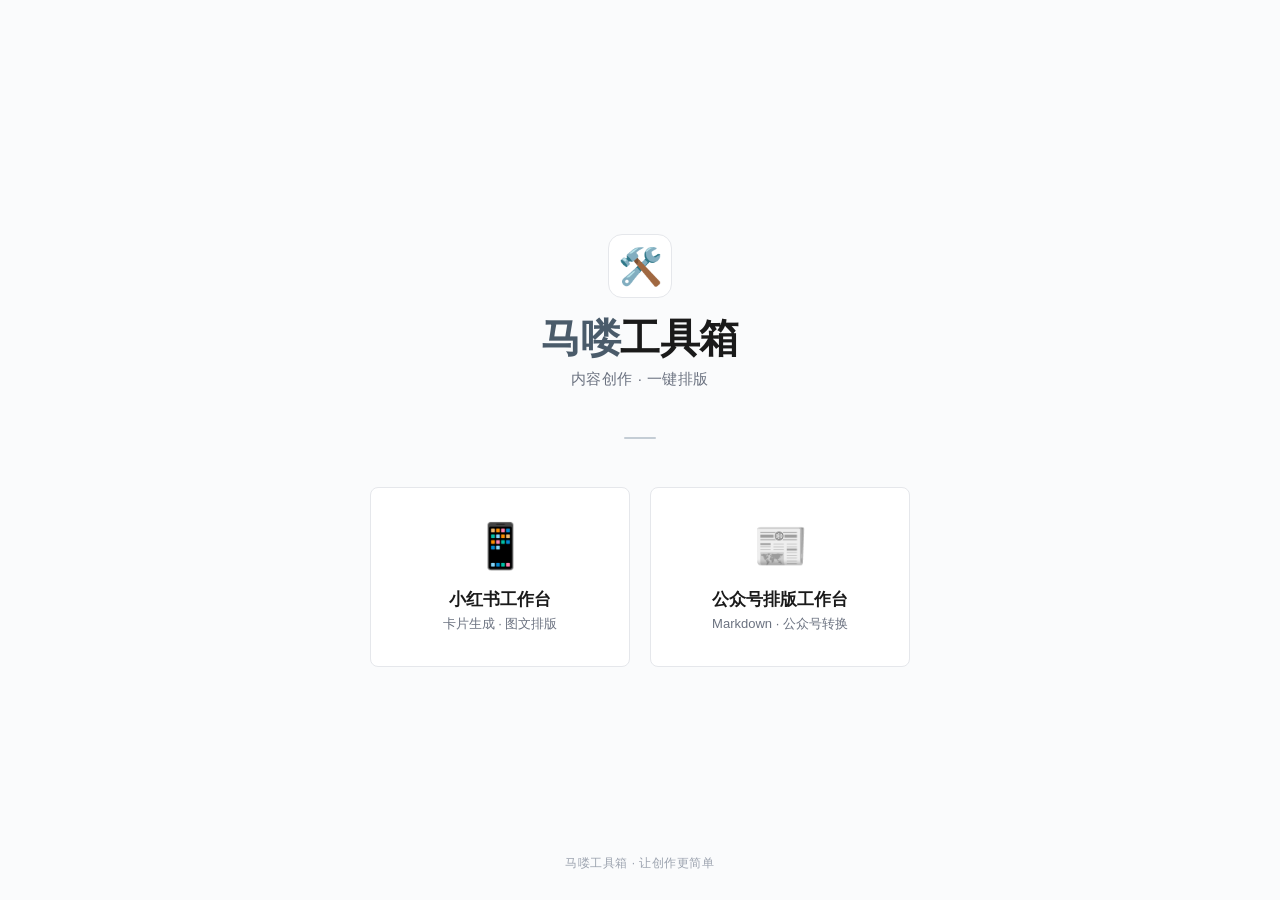
<file: index.html>
<!DOCTYPE html>
<html lang="zh-CN">
<head>
<meta charset="UTF-8">
<meta name="viewport" content="width=device-width, initial-scale=1.0">
<title>马喽工具箱</title>

<link rel="stylesheet" href="common.css">
<style>
*, *::before, *::after { box-sizing: border-box; margin: 0; padding: 0; }

body {
  font-family: "Inter", -apple-system, BlinkMacSystemFont, "PingFang SC", "Microsoft YaHei", "Noto Sans SC", sans-serif;
  background: var(--c-bg);
  color: var(--c-text);
  height: 100vh;
  overflow: hidden;
  display: flex;
  flex-direction: column;
  align-items: center;
  justify-content: center;
  position: relative;
}

/* ── 内容容器 ── */
.container {
  text-align: center;
  z-index: 1;
  animation: fadeUp 0.6s cubic-bezier(0.4, 0, 0.2, 1);
}

@keyframes fadeUp {
  from { opacity: 0; transform: translateY(16px); }
  to   { opacity: 1; transform: translateY(0); }
}

/* ── 标题区 ── */
.logo-deco {
  font-size: 36px;
  margin-bottom: 16px;
  display: inline-block;
  width: 64px; height: 64px; line-height: 64px;
  background: var(--c-surface);
  border: 1px solid var(--c-border);
  border-radius: 14px;
  text-align: center;
}

.main-title {
  font-size: 40px;
  font-weight: 700;
  color: var(--c-text);
  letter-spacing: -0.5px;
  line-height: 1.2;
  margin-bottom: 8px;
}
.main-title .accent {
  color: var(--c-accent);
}
.subtitle {
  font-size: 15px;
  color: var(--c-text-secondary);
  letter-spacing: 0.5px;
  margin-bottom: 48px;
  font-weight: 400;
}
.divider {
  width: 32px;
  height: 2px;
  background: var(--c-border-hover);
  margin: 0 auto 48px;
  border-radius: 1px;
}

/* ── 工具卡片 ── */
.cards {
  display: flex;
  gap: 20px;
  justify-content: center;
  flex-wrap: wrap;
}

.card {
  display: flex;
  flex-direction: column;
  align-items: center;
  justify-content: center;
  width: 260px;
  height: 180px;
  background: var(--c-surface);
  border: 1px solid var(--c-border);
  border-radius: var(--radius-md);
  text-decoration: none;
  color: var(--c-text);
  transition: all var(--transition);
  cursor: pointer;
  position: relative;
  overflow: hidden;
}

.card::before {
  content: '';
  position: absolute;
  top: 0; left: 12px; right: 12px;
  height: 3px;
  border-radius: 0 0 2px 2px;
  transition: all var(--transition);
  opacity: 0;
}

.card-xhs::before { background: var(--c-red); }
.card-wechat::before { background: var(--c-accent); }

.card:hover {
  transform: translateY(-4px);
  border-color: var(--c-border-hover);
  box-shadow: var(--shadow-md);
}

.card:hover::before {
  opacity: 1;
}

.card:active {
  transform: translateY(-1px);
}

.card-icon {
  font-size: 44px;
  margin-bottom: 16px;
  transition: transform var(--transition);
}

.card:hover .card-icon {
  transform: scale(1.06);
}

.card-title {
  font-size: 17px;
  font-weight: 600;
  letter-spacing: 0;
  margin-bottom: 4px;
  color: var(--c-text);
}

.card-desc {
  font-size: 13px;
  color: var(--c-text-secondary);
  letter-spacing: 0;
  font-weight: 400;
}

/* ── 页脚 ── */
.footer {
  position: absolute;
  bottom: 28px;
  font-size: 12px;
  color: var(--c-text-tertiary);
  letter-spacing: 0.5px;
  z-index: 1;
}

/* ── 响应式 ── */
@media (max-width: 600px) {
  .main-title { font-size: 28px; letter-spacing: 0; }
  .subtitle { font-size: 14px; margin-bottom: 36px; }
  .divider { margin-bottom: 36px; }
  .cards { gap: 14px; }
  .card { width: 200px; height: 150px; }
  .card-icon { font-size: 36px; margin-bottom: 12px; }
  .card-title { font-size: 15px; }
  .card-desc { font-size: 12px; }
  .logo-deco { font-size: 28px; width: 52px; height: 52px; line-height: 52px; }
}
</style>
</head>
<body>

  <!-- 内容 -->
  <div class="container">
    <div class="logo-deco">🛠️</div>
    <h1 class="main-title">
      <span class="accent">马喽</span>工具箱
    </h1>
    <p class="subtitle">内容创作 · 一键排版</p>
    <div class="divider"></div>

    <div class="cards">
      <a href="xhs.html" class="card card-xhs">
        <div class="card-icon">📱</div>
        <div class="card-title">小红书工作台</div>
        <div class="card-desc">卡片生成 · 图文排版</div>
      </a>
      <a href="wechat.html" class="card card-wechat">
        <div class="card-icon">📰</div>
        <div class="card-title">公众号排版工作台</div>
        <div class="card-desc">Markdown · 公众号转换</div>
      </a>
    </div>
  </div>

  <div class="footer">马喽工具箱 · 让创作更简单</div>

</body>
</html>
</file>
<file: common.css>
/* ═══════════════════════════════════════════
   马喽工具箱 · 共享样式
   ═══════════════════════════════════════════ */

/* ── 设计变量 ── */
:root {
  --c-bg: #fafbfc;
  --c-surface: #ffffff;
  --c-border: #e5e7eb;
  --c-border-hover: #c4cdd5;
  --c-text: #1a1a1a;
  --c-text-secondary: #6b7280;
  --c-text-tertiary: #9ca3af;
  --c-accent: #4a5b6a;
  --c-accent-hover: #3a4a58;
  --c-red: #c44e4a;
  --radius-sm: 6px;
  --radius-md: 8px;
  --shadow-sm: 0 1px 2px rgba(0,0,0,0.04);
  --shadow-md: 0 4px 16px rgba(0,0,0,0.08);
  --transition: 0.2s cubic-bezier(0.4, 0, 0.2, 1);
}

/* ── 基础 ── */
body {
  font-family: "Inter", -apple-system, BlinkMacSystemFont, "PingFang SC", "Microsoft YaHei", "Noto Sans SC", sans-serif;
  background: var(--c-bg);
  color: var(--c-text);
  padding: 16px 20px;
  height: 100vh;
  overflow: hidden;
}

/* ── 顶栏 ── */
.topbar {
  max-width: 1400px;
  margin: 0 auto 14px;
  display: flex;
  align-items: center;
  gap: 14px;
}
.topbar-left {
  display: flex;
  align-items: center;
  gap: 8px;
}
.btn-mode {
  padding: 5px 12px;
  font-size: 12px;
  border: 1px solid var(--c-border);
  border-radius: var(--radius-sm);
  background: var(--c-surface);
  color: var(--c-text-secondary);
  cursor: pointer;
  font-family: inherit;
  transition: all var(--transition);
  white-space: nowrap;
  text-decoration: none;
  display: inline-flex;
  align-items: center;
  gap: 5px;
}
.btn-mode:hover {
  background: #f7f8f9;
  border-color: var(--c-border-hover);
  color: var(--c-text);
}
.topbar-title {
  font-size: 15px;
  color: var(--c-text);
  font-weight: 600;
}
.topbar-status {
  font-size: 11px;
  color: var(--c-accent);
  background: #f0f3f5;
  padding: 2px 8px;
  border-radius: 3px;
  font-weight: 500;
}

/* ── 工具栏 ── */
.toolbar {
  max-width: 1400px;
  margin: 0 auto 12px;
  display: flex;
  gap: 8px;
  align-items: center;
  flex-wrap: wrap;
}
.toolbar label {
  font-size: 12px;
  color: var(--c-text-secondary);
  white-space: nowrap;
  font-weight: 500;
}
.toolbar input[type="text"] {
  padding: 6px 10px;
  font-size: 13px;
  border: 1px solid var(--c-border);
  border-radius: var(--radius-sm);
  background: var(--c-surface);
  font-family: inherit;
  outline: none;
  transition: border-color var(--transition);
}
.toolbar input[type="text"]:focus {
  border-color: var(--c-accent);
}
.toolbar input[type="text"]::placeholder {
  color: var(--c-text-tertiary);
}

/* ── 按钮 ── */
.btn {
  padding: 6px 14px;
  font-size: 13px;
  border: 1px solid var(--c-border);
  border-radius: var(--radius-sm);
  cursor: pointer;
  font-family: inherit;
  transition: all var(--transition);
  white-space: nowrap;
  background: var(--c-surface);
  color: var(--c-text-secondary);
  font-weight: 500;
}
.btn:hover {
  background: #f7f8f9;
  border-color: var(--c-border-hover);
  color: var(--c-text);
}

.btn-primary {
  background: var(--c-accent);
  color: #fff;
  border-color: var(--c-accent);
}
.btn-primary:hover {
  background: var(--c-accent-hover);
  border-color: var(--c-accent-hover);
  color: #fff;
}

.btn-secondary {
  background: var(--c-text-secondary);
  color: #fff;
  border-color: var(--c-text-secondary);
}
.btn-secondary:hover {
  background: #515e6b;
  border-color: #515e6b;
  color: #fff;
}

.btn-copy {
  background: #3d7a5a;
  color: #fff;
  border-color: #3d7a5a;
}
.btn-copy:hover {
  background: #2f6046;
  border-color: #2f6046;
  color: #fff;
}
.btn-copy.copied {
  background: #2a5540;
  border-color: #2a5540;
}

.btn-reset {
  background: transparent;
  color: var(--c-text-tertiary);
  border-color: var(--c-border);
}
.btn-reset:hover {
  background: #f7f8f9;
  color: var(--c-text-secondary);
  border-color: var(--c-border-hover);
}

.btn-download {
  background: var(--c-red);
  color: #fff;
  border-color: var(--c-red);
}
.btn-download:hover {
  background: #b13e3a;
  border-color: #b13e3a;
  color: #fff;
}

/* ── 提示 ── */
.hint {
  max-width: 1400px;
  margin: 0 auto 6px;
  font-size: 12px;
  color: var(--c-text-tertiary);
  text-align: left;
}
.hint code {
  background: #f0f3f5;
  padding: 1px 5px;
  border-radius: 3px;
  font-size: 11px;
  color: var(--c-text-secondary);
}
.hint kbd {
  display: inline-block;
  background: var(--c-surface);
  padding: 1px 6px;
  border-radius: 3px;
  font-size: 11px;
  border: 1px solid var(--c-border);
  font-family: inherit;
  color: var(--c-text-secondary);
}

/* ── 面板 ── */
.panel {
  background: var(--c-surface);
  border: 1px solid var(--c-border);
  border-radius: var(--radius-md);
  display: flex;
  flex-direction: column;
  min-height: 300px;
  overflow: hidden;
}
.panel-title {
  font-size: 12px;
  font-weight: 600;
  color: var(--c-text-secondary);
  padding: 11px 14px;
  border-bottom: 1px solid var(--c-border);
  display: flex;
  justify-content: space-between;
  align-items: center;
  flex-wrap: wrap;
  gap: 4px;
  background: #fafbfc;
}
.panel-title .info {
  font-weight: 400;
  color: var(--c-text-tertiary);
  font-size: 11px;
}

/* ── 状态栏 ── */
.status-bar {
  max-width: 1400px;
  margin: 8px auto 0;
  font-size: 11px;
  color: var(--c-text-tertiary);
  text-align: right;
}

/* ── 滚动条 ── */
::-webkit-scrollbar {
  width: 6px;
}
::-webkit-scrollbar-track {
  background: transparent;
}
::-webkit-scrollbar-thumb {
  background: var(--c-border);
  border-radius: 3px;
}
::-webkit-scrollbar-thumb:hover {
  background: var(--c-border-hover);
}
</file>
